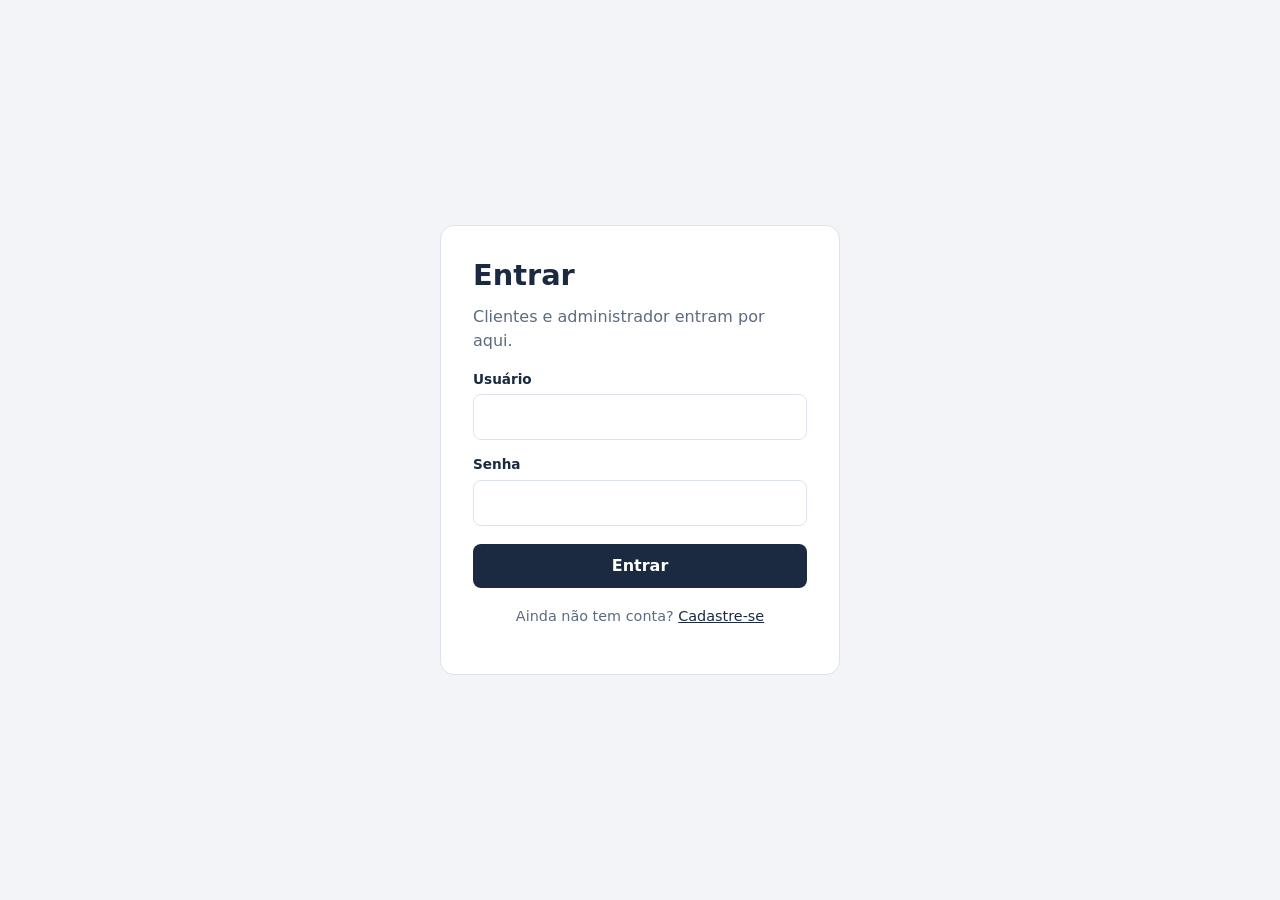
<file: index.html>
<!DOCTYPE html>
<html lang="pt-BR">
<head>
  <meta charset="UTF-8">
  <meta http-equiv="refresh" content="0; url=login.html">
  <title>Loja Reserva</title>
</head>
<body>
  <p>Redirecionando... <a href="login.html">clique aqui</a></p>
</body>
</html>
</file>
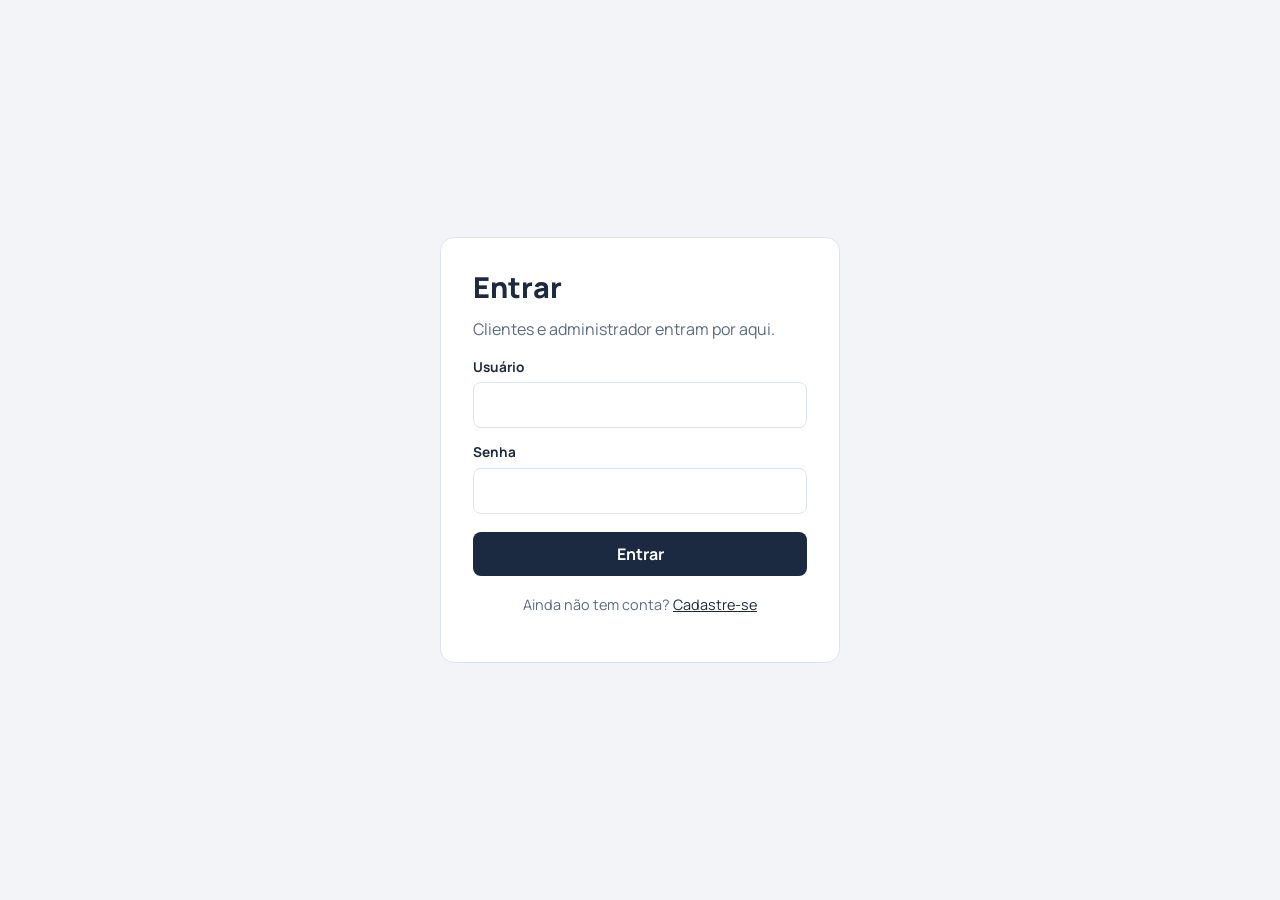
<file: admin-backup.html>
<!DOCTYPE html>
<html lang="pt-BR">
<head>
  <meta charset="UTF-8">
  <meta name="viewport" content="width=device-width, initial-scale=1">
  <title>Backup - Administração</title>
  <link rel="stylesheet" href="css/style.css">
</head>
<body>

  <nav class="navbar" id="navbar"></nav>

  <main class="container">

    <h1>Backup e restauração</h1>

    <section class="resumo" id="resumo"></section>

    <div id="msg" class="msg"></div>

    <section class="painel" style="margin-top: 16px;">

      <h2>Fazer backup</h2>

      <p>
        Baixa um arquivo CSV com usuários, produtos, reservas e pagamentos.
        Guarde o arquivo em um lugar seguro (pendrive, e-mail ou nuvem).
      </p>

      <p id="ultimo-backup" style="color: var(--suave);"></p>

      <button type="button" class="btn btn-verde" id="btn-backup">Baixar backup (CSV)</button>

    </section>

    <section class="painel">

      <h2>Restaurar backup</h2>

      <p>
        Escolha um arquivo de backup gerado por esta página.
        <strong>Atenção:</strong> todos os dados atuais serão substituídos pelos do arquivo.
      </p>

      <label for="arquivo">Arquivo de backup (.csv)</label>
      <input type="file" id="arquivo" accept=".csv,text/csv">

      <div style="margin-top: 18px;">
        <button type="button" class="btn btn-vermelho" id="btn-restaurar">Restaurar dados</button>
      </div>

      <p style="color: var(--suave); font-size: 0.88rem;">
        Dica: não abra e salve o arquivo no Excel antes de restaurar, ele pode alterar o formato.
      </p>

    </section>

  </main>

  <script src="js/db.js"></script>
  <script src="js/auth.js"></script>
  <script src="js/backup.js"></script>
  <script src="js/admin-backup.js"></script>
</body>
</html>
</file>
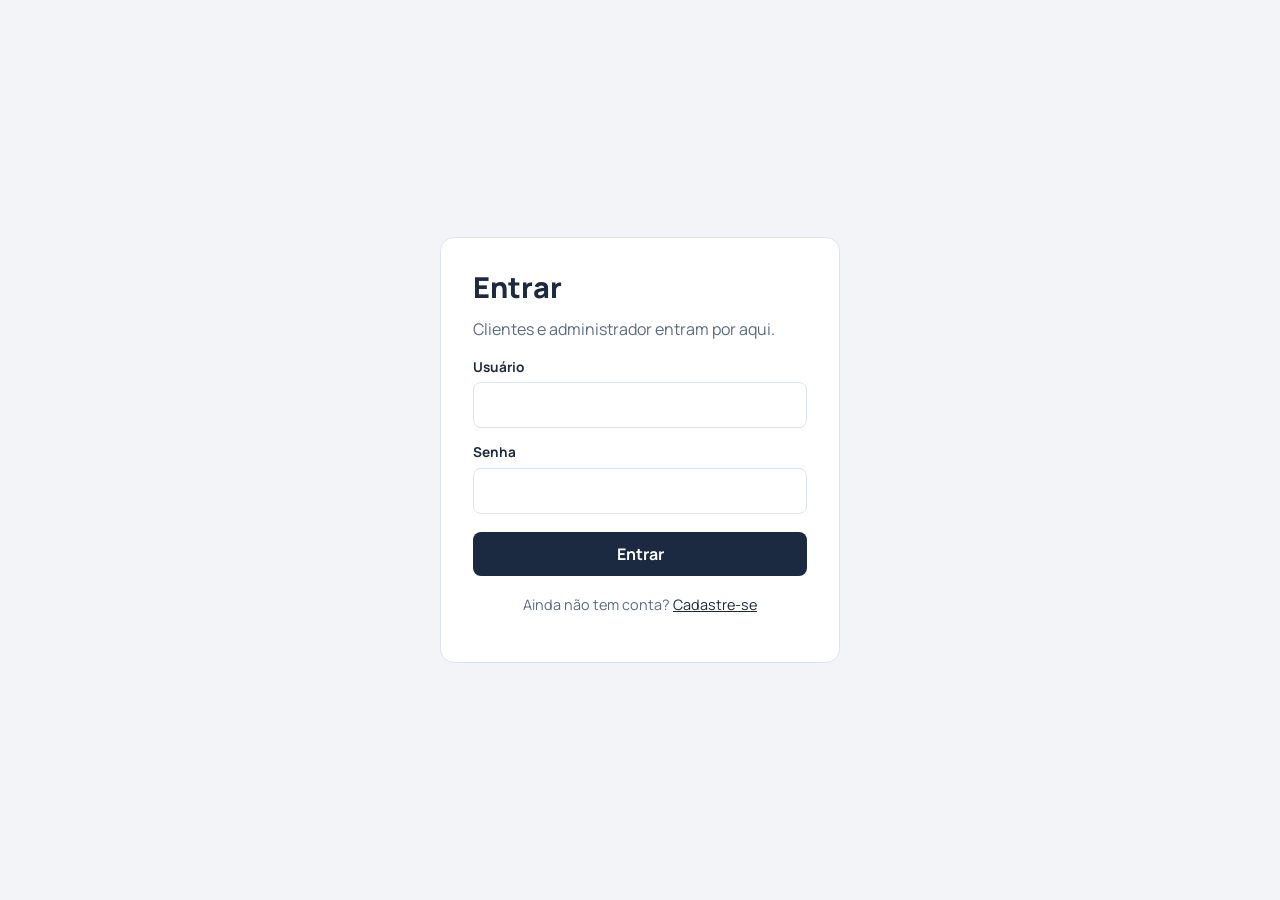
<file: admin-produtos.html>
<!DOCTYPE html>
<html lang="pt-BR">
<head>
  <meta charset="UTF-8">
  <meta name="viewport" content="width=device-width, initial-scale=1">
  <title>Produtos - Administração</title>
  <link rel="stylesheet" href="css/style.css">
</head>
<body>

  <nav class="navbar" id="navbar"></nav>

  <main class="container">

    <h1>Produtos</h1>

    <section class="painel">

      <h2 id="titulo-form">Cadastrar produto</h2>

      <form id="form-produto">

        <input type="hidden" id="produto-id">

        <div class="grade-form">

          <div>
            <label for="nome">Nome</label>
            <input type="text" id="nome" required>
          </div>

          <div>
            <label for="categoria">Categoria</label>
            <select id="categoria" required>
              <option>Vestuário</option>
              <option>Acessórios</option>
              <option>Calçados</option>
              <option>Outros</option>
            </select>
          </div>

          <div>
            <label for="preco">Preço (R$)</label>
            <input type="number" id="preco" min="0.01" step="0.01" required>
          </div>

          <div>
            <label for="estoque">Quantidade em estoque</label>
            <input type="number" id="estoque" min="0" step="1" required>
          </div>

        </div>

        <label for="descricao">Descrição</label>
        <textarea id="descricao" rows="2"></textarea>

        <label for="imagem">Foto (opcional)</label>
        <input type="file" id="imagem" accept="image/*">

        <div id="msg" class="msg"></div>

        <div style="margin-top: 18px; display: flex; gap: 10px;">
          <button type="submit" class="btn">Salvar produto</button>
          <button type="button" class="btn btn-claro" id="btn-cancelar" style="display:none;">Cancelar edição</button>
        </div>

      </form>

    </section>

    <section class="painel">

      <h2>Produtos cadastrados</h2>

      <div class="rolagem">
        <table>
          <thead>
            <tr>
              <th>Foto</th>
              <th>Produto</th>
              <th>Categoria</th>
              <th>Preço</th>
              <th>Estoque</th>
              <th>Ações</th>
            </tr>
          </thead>
          <tbody id="tabela"></tbody>
        </table>
      </div>

    </section>

  </main>

  <script src="js/db.js"></script>
  <script src="js/auth.js"></script>
  <script src="js/admin-produtos.js"></script>
</body>
</html>
</file>
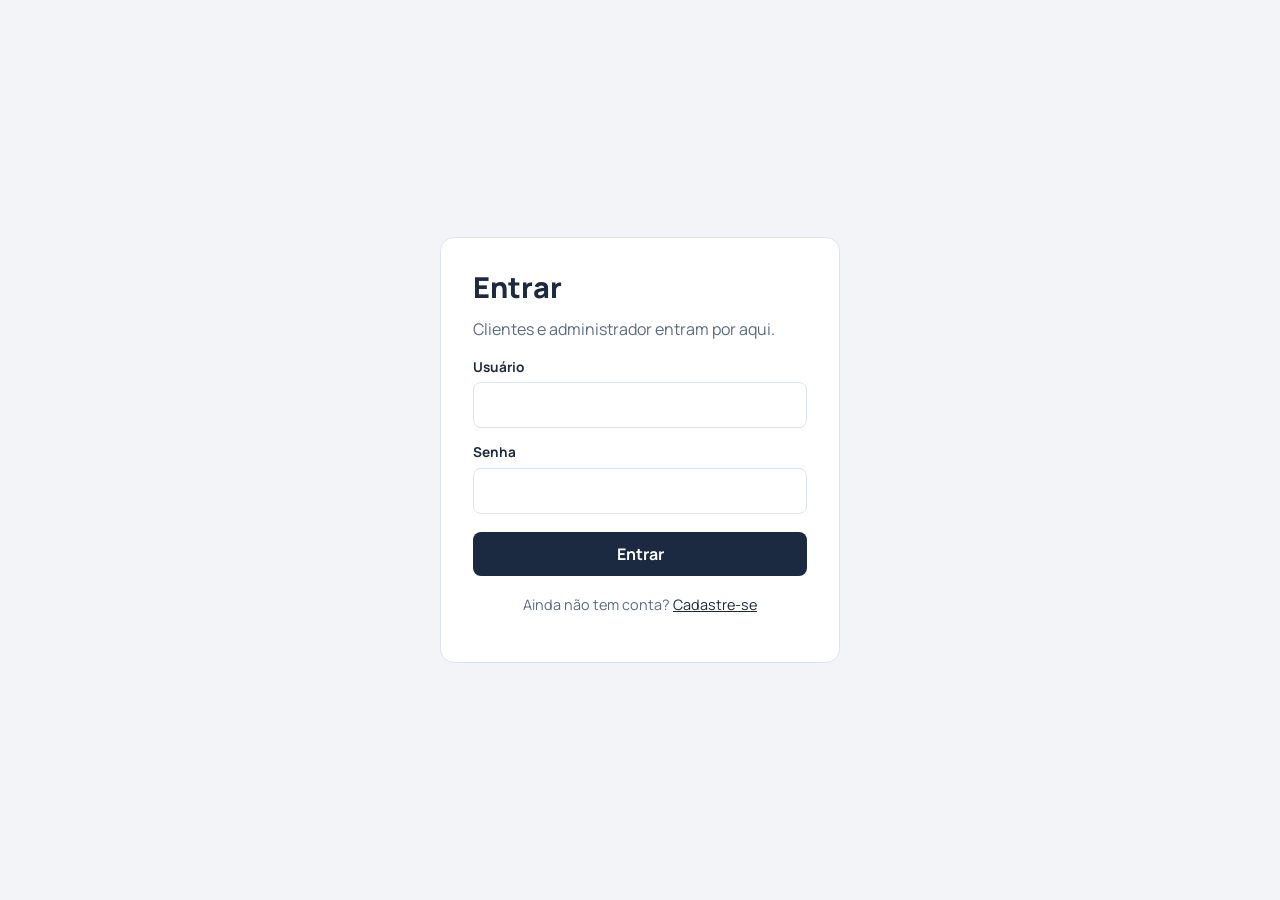
<file: admin-reservas.html>
<!DOCTYPE html>
<html lang="pt-BR">
<head>
  <meta charset="UTF-8">
  <meta name="viewport" content="width=device-width, initial-scale=1">
  <title>Reservas e pagamentos - Administração</title>
  <link rel="stylesheet" href="css/style.css">
</head>
<body>

  <nav class="navbar" id="navbar"></nav>

  <main class="container">

    <h1>Reservas e pagamentos</h1>

    <section class="resumo" id="resumo"></section>

    <div id="msg" class="msg"></div>

    <div class="filtros" style="margin-top: 16px;">

      <input type="search" id="busca" placeholder="Buscar por cliente ou produto...">

      <select id="filtro-status">
        <option value="">Todas as situações</option>
        <option value="pendente">Pendente</option>
        <option value="parcial">Pago parcial</option>
        <option value="pago">Pago</option>
      </select>

    </div>

    <section class="painel">
      <div class="rolagem">
        <table>
          <thead>
            <tr>
              <th>Cliente</th>
              <th>Produto</th>
              <th>Qtd.</th>
              <th>Total</th>
              <th>Pago</th>
              <th>Falta</th>
              <th>Pagar até</th>
              <th>Situação</th>
              <th>Dar baixa</th>
            </tr>
          </thead>
          <tbody id="tabela"></tbody>
        </table>
      </div>
    </section>

  </main>

  <script src="js/db.js"></script>
  <script src="js/auth.js"></script>
  <script src="js/admin-reservas.js"></script>
</body>
</html>
</file>
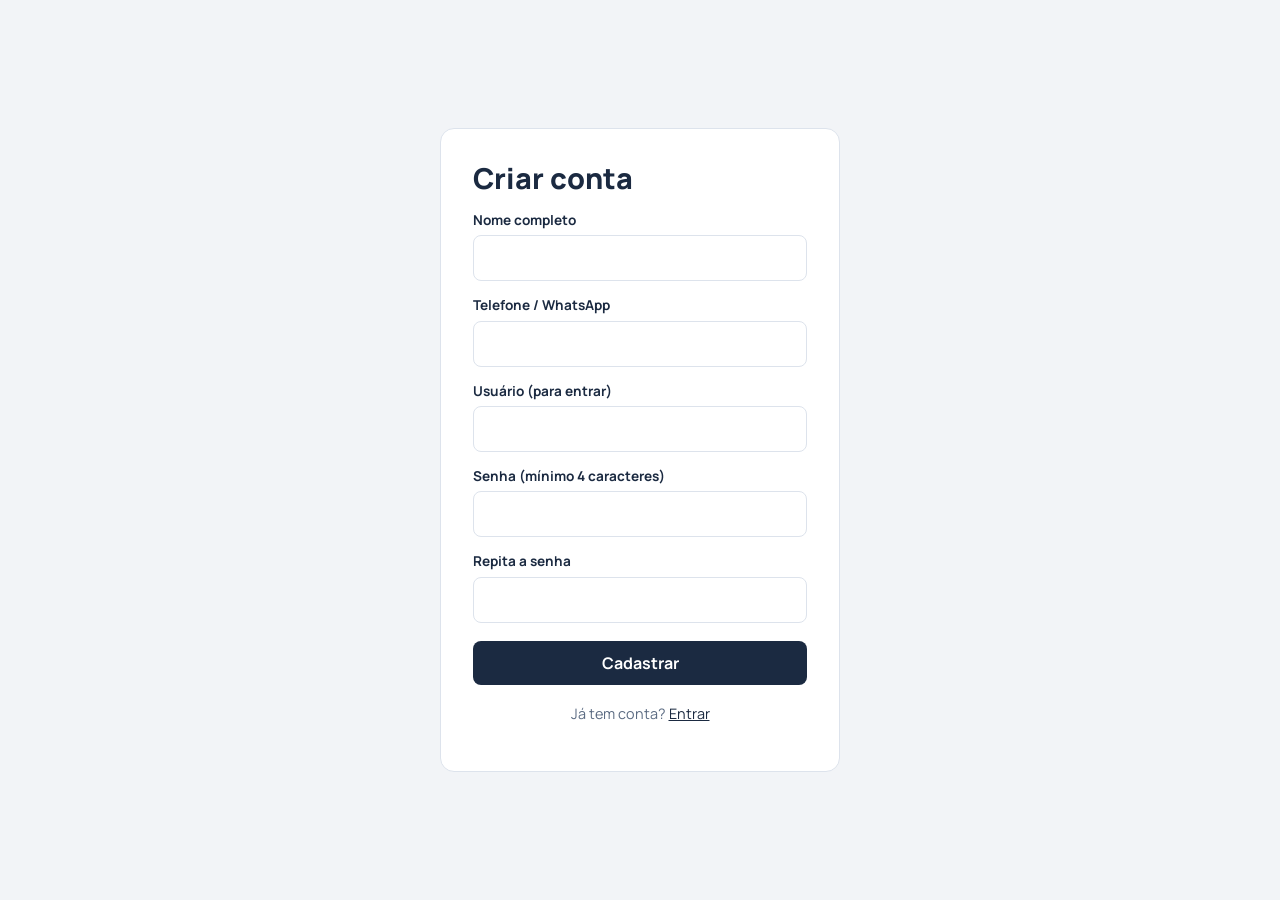
<file: cadastro.html>
<!DOCTYPE html>
<html lang="pt-BR">
<head>
  <meta charset="UTF-8">
  <meta name="viewport" content="width=device-width, initial-scale=1">
  <title>Cadastro - Loja Reserva</title>
  <link rel="stylesheet" href="css/style.css">
</head>
<body>

  <main class="tela-acesso">
    <div class="caixa-acesso">

      <h1>Criar conta</h1>

      <form id="form-cadastro">

        <label for="nome">Nome completo</label>
        <input type="text" id="nome" required>

        <label for="telefone">Telefone / WhatsApp</label>
        <input type="tel" id="telefone" required>

        <label for="usuario">Usuário (para entrar)</label>
        <input type="text" id="usuario" autocomplete="username" required>

        <label for="senha">Senha (mínimo 4 caracteres)</label>
        <input type="password" id="senha" autocomplete="new-password" minlength="4" required>

        <label for="confirmar">Repita a senha</label>
        <input type="password" id="confirmar" autocomplete="new-password" required>

        <div id="msg" class="msg"></div>

        <button type="submit" class="btn btn-total">Cadastrar</button>

      </form>

      <p class="rodape">
        Já tem conta? <a href="login.html">Entrar</a>
      </p>

    </div>
  </main>

  <script src="js/db.js"></script>
  <script src="js/cadastro.js"></script>
</body>
</html>
</file>
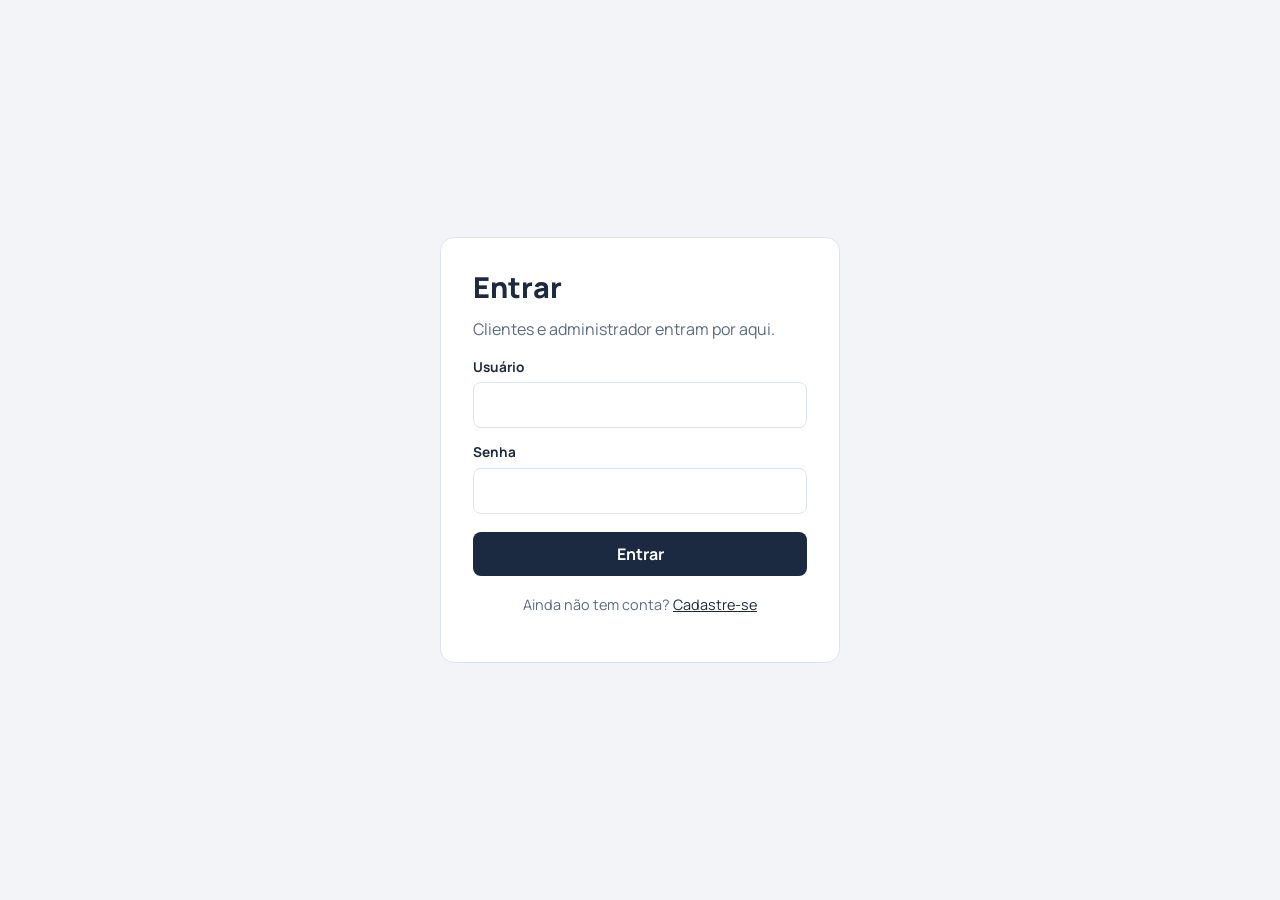
<file: login.html>
<!DOCTYPE html>
<html lang="pt-BR">
<head>
  <meta charset="UTF-8">
  <meta name="viewport" content="width=device-width, initial-scale=1">
  <title>Entrar - Loja Reserva</title>
  <link rel="stylesheet" href="css/style.css">
</head>
<body>

  <main class="tela-acesso">
    <div class="caixa-acesso">

      <h1>Entrar</h1>
      <p style="color: var(--suave); margin-top: 0;">
        Clientes e administrador entram por aqui.
      </p>

      <form id="form-login">

        <label for="usuario">Usuário</label>
        <input type="text" id="usuario" autocomplete="username" required>

        <label for="senha">Senha</label>
        <input type="password" id="senha" autocomplete="current-password" required>

        <div id="msg" class="msg"></div>

        <button type="submit" class="btn btn-total">Entrar</button>

      </form>

      <p class="rodape">
        Ainda não tem conta? <a href="cadastro.html">Cadastre-se</a>
      </p>

    </div>
  </main>

  <script src="js/db.js"></script>
  <script src="js/auth.js"></script>
  <script src="js/login.js"></script>
</body>
</html>
</file>
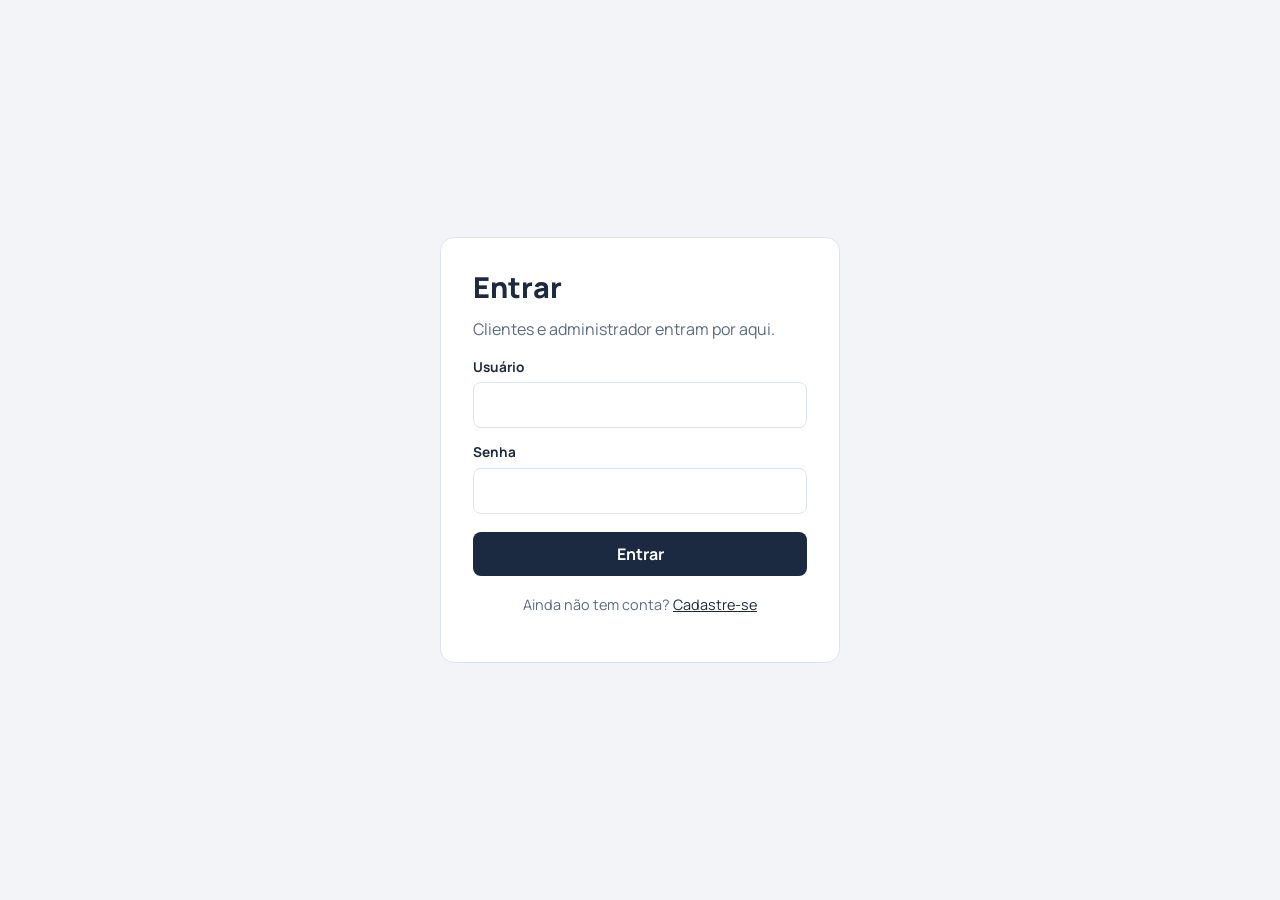
<file: loja.html>
<!DOCTYPE html>
<html lang="pt-BR">
<head>
  <meta charset="UTF-8">
  <meta name="viewport" content="width=device-width, initial-scale=1">
  <title>Loja - Loja Reserva</title>
  <link rel="stylesheet" href="css/style.css">
</head>
<body>

  <nav class="navbar" id="navbar"></nav>

  <main class="container">

    <h1>Produtos disponíveis</h1>

    <div id="msg" class="msg"></div>

    <div class="filtros" style="margin-top: 16px;">
      <input type="search" id="busca" placeholder="Buscar produto...">

      <select id="filtro-categoria">
        <option value="">Todas as categorias</option>
        <option>Vestuário</option>
        <option>Acessórios</option>
        <option>Calçados</option>
        <option>Outros</option>
      </select>
    </div>

    <section class="vitrine" id="vitrine"></section>

  </main>

  <script src="js/db.js"></script>
  <script src="js/auth.js"></script>
  <script src="js/loja.js"></script>
</body>
</html>
</file>
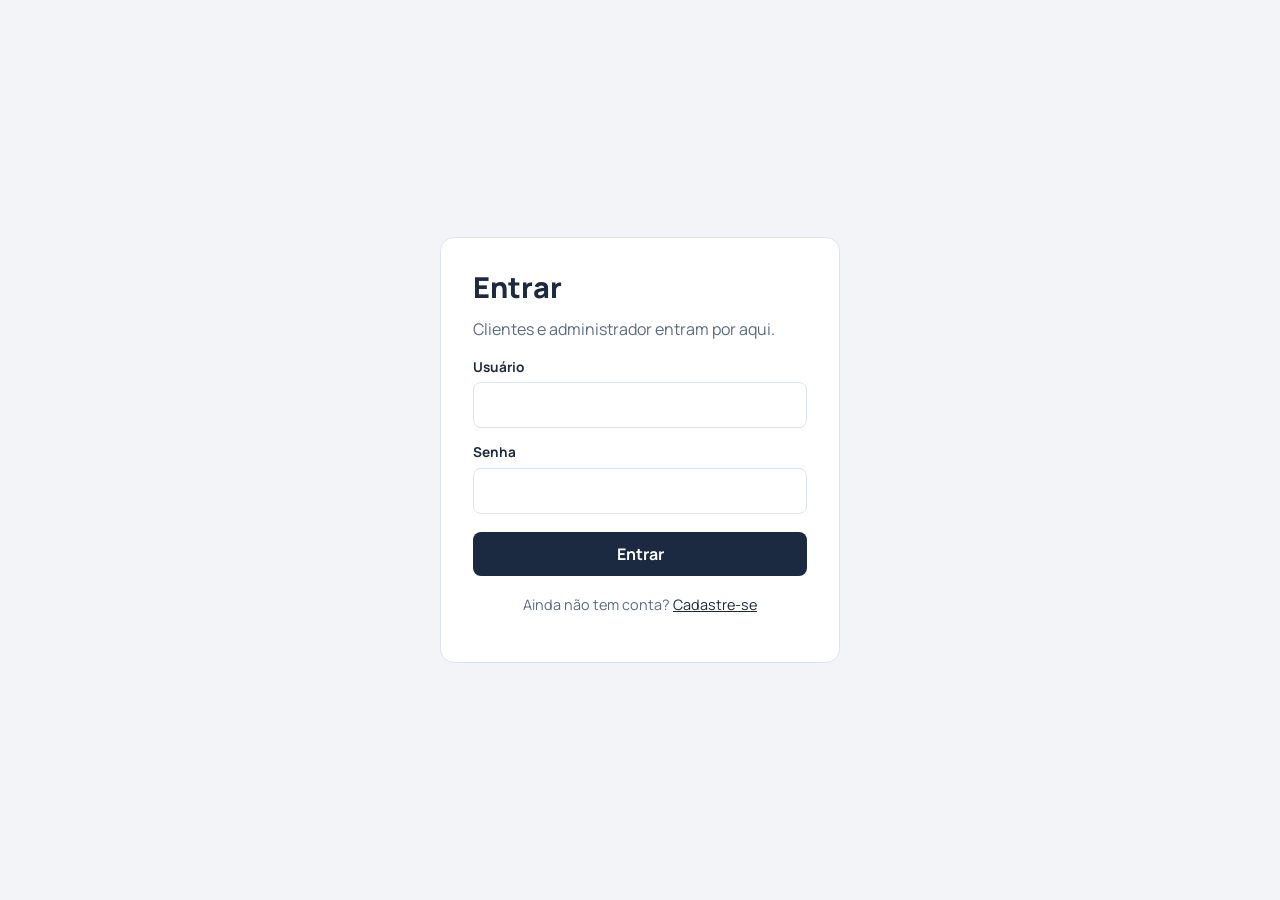
<file: perfil.html>
<!DOCTYPE html>
<html lang="pt-BR">
<head>
  <meta charset="UTF-8">
  <meta name="viewport" content="width=device-width, initial-scale=1">
  <title>Minhas compras - Loja Reserva</title>
  <link rel="stylesheet" href="css/style.css">
</head>
<body>

  <nav class="navbar" id="navbar"></nav>

  <main class="container">

    <h1>Minhas compras</h1>

    <section class="resumo" id="resumo"></section>

    <section class="painel">
      <div class="rolagem">
        <table>
          <thead>
            <tr>
              <th>Produto</th>
              <th>Qtd.</th>
              <th>Total</th>
              <th>Pago</th>
              <th>Falta pagar</th>
              <th>Pagar até</th>
              <th>Situação</th>
            </tr>
          </thead>
          <tbody id="tabela"></tbody>
        </table>
      </div>
    </section>

  </main>

  <script src="js/db.js"></script>
  <script src="js/auth.js"></script>
  <script src="js/perfil.js"></script>
</body>
</html>
</file>
<file: css/style.css>
/* ==========================================================
   ESTILO GLOBAL - Loja Reserva
   ========================================================== */
@import url('https://fonts.googleapis.com/css2?family=Manrope:wght@400;500;700;800&display=swap');

:root {
  --fundo: #f2f4f7;
  --papel: #ffffff;
  --tinta: #1b2a41;
  --suave: #5b6b82;
  --linha: #dde3ec;
  --marca: #1b2a41;
  --verde: #1f7a5c;
  --verde-claro: #dcf2e9;
  --amarelo: #b7791f;
  --amarelo-claro: #fdf0d5;
  --vermelho: #c2410c;
  --vermelho-claro: #fde5da;
  --raio: 10px;
}

* { box-sizing: border-box; }

body {
  margin: 0;
  font-family: 'Manrope', system-ui, sans-serif;
  background: var(--fundo);
  color: var(--tinta);
  line-height: 1.5;
}

h1, h2, h3 { margin: 0 0 12px; line-height: 1.2; }
h1 { font-size: 1.8rem; font-weight: 800; }
h2 { font-size: 1.25rem; font-weight: 800; }

a { color: var(--marca); }

/* ---------- Barra de navegação ---------- */
.navbar {
  background: var(--marca);
  color: #fff;
  padding: 0 24px;
  display: flex;
  align-items: center;
  gap: 24px;
  flex-wrap: wrap;
  min-height: 60px;
}

.navbar .logo {
  font-weight: 800;
  font-size: 1.15rem;
  margin-right: auto;
}

.navbar a {
  color: #cfd8e6;
  text-decoration: none;
  font-weight: 500;
  padding: 18px 0;
  border-bottom: 3px solid transparent;
}

.navbar a:hover,
.navbar a.ativo {
  color: #fff;
  border-bottom-color: #fff;
}

.navbar .usuario-nome {
  font-size: 0.9rem;
  color: #cfd8e6;
}

/* ---------- Layout ---------- */
.container {
  max-width: 1100px;
  margin: 0 auto;
  padding: 28px 20px 60px;
}

.painel {
  background: var(--papel);
  border: 1px solid var(--linha);
  border-radius: var(--raio);
  padding: 22px;
  margin-bottom: 24px;
}

/* ---------- Formulários ---------- */
label {
  display: block;
  font-size: 0.85rem;
  font-weight: 700;
  margin: 14px 0 5px;
}

input, select, textarea {
  width: 100%;
  padding: 10px 12px;
  border: 1px solid var(--linha);
  border-radius: 8px;
  font: inherit;
  background: #fff;
  color: var(--tinta);
}

input:focus, select:focus, textarea:focus, button:focus-visible {
  outline: 3px solid #9db4d6;
  outline-offset: 1px;
}

.grade-form {
  display: grid;
  grid-template-columns: repeat(auto-fit, minmax(210px, 1fr));
  gap: 0 18px;
}

/* ---------- Botões ---------- */
.btn {
  display: inline-block;
  padding: 10px 18px;
  border: 0;
  border-radius: 8px;
  background: var(--marca);
  color: #fff;
  font: inherit;
  font-weight: 700;
  cursor: pointer;
  text-decoration: none;
}

.btn:hover { opacity: 0.88; }
.btn-verde { background: var(--verde); }
.btn-vermelho { background: var(--vermelho); }
.btn-claro { background: #e6ebf2; color: var(--tinta); }
.btn-pequeno { padding: 6px 12px; font-size: 0.85rem; }
.btn-total { width: 100%; margin-top: 18px; }

/* ---------- Mensagens ---------- */
.msg {
  padding: 10px 14px;
  border-radius: 8px;
  margin: 14px 0 0;
  font-size: 0.92rem;
  display: none;
}

.msg.mostrar { display: block; }
.msg.erro { background: var(--vermelho-claro); color: var(--vermelho); }
.msg.ok { background: var(--verde-claro); color: var(--verde); }

/* ---------- Telas de login e cadastro ---------- */
.tela-acesso {
  min-height: 100vh;
  display: grid;
  place-items: center;
  padding: 20px;
}

.caixa-acesso {
  width: 100%;
  max-width: 400px;
  background: var(--papel);
  border: 1px solid var(--linha);
  border-radius: 14px;
  padding: 32px;
}

.caixa-acesso .rodape {
  margin-top: 18px;
  font-size: 0.9rem;
  color: var(--suave);
  text-align: center;
}

/* ---------- Resumo (números) ---------- */
.resumo {
  display: grid;
  grid-template-columns: repeat(auto-fit, minmax(200px, 1fr));
  gap: 16px;
  margin-bottom: 24px;
}

.resumo .item {
  background: var(--papel);
  border: 1px solid var(--linha);
  border-radius: var(--raio);
  padding: 16px 18px;
}

.resumo .item span {
  display: block;
  font-size: 0.82rem;
  color: var(--suave);
}

.resumo .item strong { font-size: 1.5rem; }
.resumo .item.pago strong { color: var(--verde); }
.resumo .item.falta strong { color: var(--vermelho); }

/* ---------- Vitrine de produtos ---------- */
.filtros {
  display: grid;
  grid-template-columns: 2fr 1fr;
  gap: 14px;
  margin-bottom: 22px;
}

.vitrine {
  display: grid;
  grid-template-columns: repeat(auto-fill, minmax(250px, 1fr));
  gap: 20px;
}

.produto {
  background: var(--papel);
  border: 1px solid var(--linha);
  border-radius: var(--raio);
  overflow: hidden;
  display: flex;
  flex-direction: column;
}

.produto .foto {
  height: 190px;
  background: #e6ebf2;
  display: grid;
  place-items: center;
  color: var(--suave);
  font-size: 0.9rem;
}

.produto .foto img {
  width: 100%;
  height: 100%;
  object-fit: cover;
}

.produto .corpo {
  padding: 16px;
  display: flex;
  flex-direction: column;
  flex: 1;
}

.produto .categoria { font-size: 0.8rem; color: var(--suave); }
.produto h3 { margin: 2px 0 6px; font-size: 1.05rem; }
.produto .descricao { font-size: 0.88rem; color: var(--suave); margin: 0 0 10px; }
.produto .preco { font-size: 1.35rem; font-weight: 800; }
.produto .estoque { font-size: 0.85rem; margin-bottom: 8px; }
.produto .estoque.acabando { color: var(--amarelo); font-weight: 700; }
.produto .estoque.zerado { color: var(--vermelho); font-weight: 700; }
.produto .reservar { margin-top: auto; }

.linha-dupla {
  display: grid;
  grid-template-columns: 90px 1fr;
  gap: 10px;
}

/* ---------- Tabelas ---------- */
.rolagem { overflow-x: auto; }

table {
  width: 100%;
  border-collapse: collapse;
  font-size: 0.9rem;
}

th {
  text-align: left;
  padding: 10px;
  border-bottom: 2px solid var(--linha);
  color: var(--suave);
  font-size: 0.82rem;
  white-space: nowrap;
}

td {
  padding: 10px;
  border-bottom: 1px solid var(--linha);
  vertical-align: top;
}

td .miniatura {
  width: 46px;
  height: 46px;
  object-fit: cover;
  border-radius: 6px;
  background: #e6ebf2;
}

.acoes { display: flex; gap: 6px; flex-wrap: wrap; }

/* ---------- Etiquetas de status ---------- */
.tag {
  display: inline-block;
  padding: 3px 10px;
  border-radius: 20px;
  font-size: 0.78rem;
  font-weight: 700;
  white-space: nowrap;
}

.tag.pendente { background: var(--vermelho-claro); color: var(--vermelho); }
.tag.parcial { background: var(--amarelo-claro); color: var(--amarelo); }
.tag.pago { background: var(--verde-claro); color: var(--verde); }
.tag.cancelada { background: #e6ebf2; color: var(--suave); }
.atrasado { color: var(--vermelho); font-weight: 700; }

/* ---------- Barra de progresso do pagamento ---------- */
.barra {
  height: 8px;
  background: #e6ebf2;
  border-radius: 8px;
  overflow: hidden;
  margin-top: 6px;
  min-width: 90px;
}

.barra div { height: 100%; background: var(--verde); }

.historico { font-size: 0.82rem; color: var(--suave); margin: 6px 0 0; padding-left: 16px; }
.vazio { text-align: center; color: var(--suave); padding: 30px 10px; }

@media (max-width: 640px) {
  .filtros { grid-template-columns: 1fr; }
  .navbar { gap: 14px; padding: 8px 16px; }
  .navbar a { padding: 8px 0; }
}
</file>
